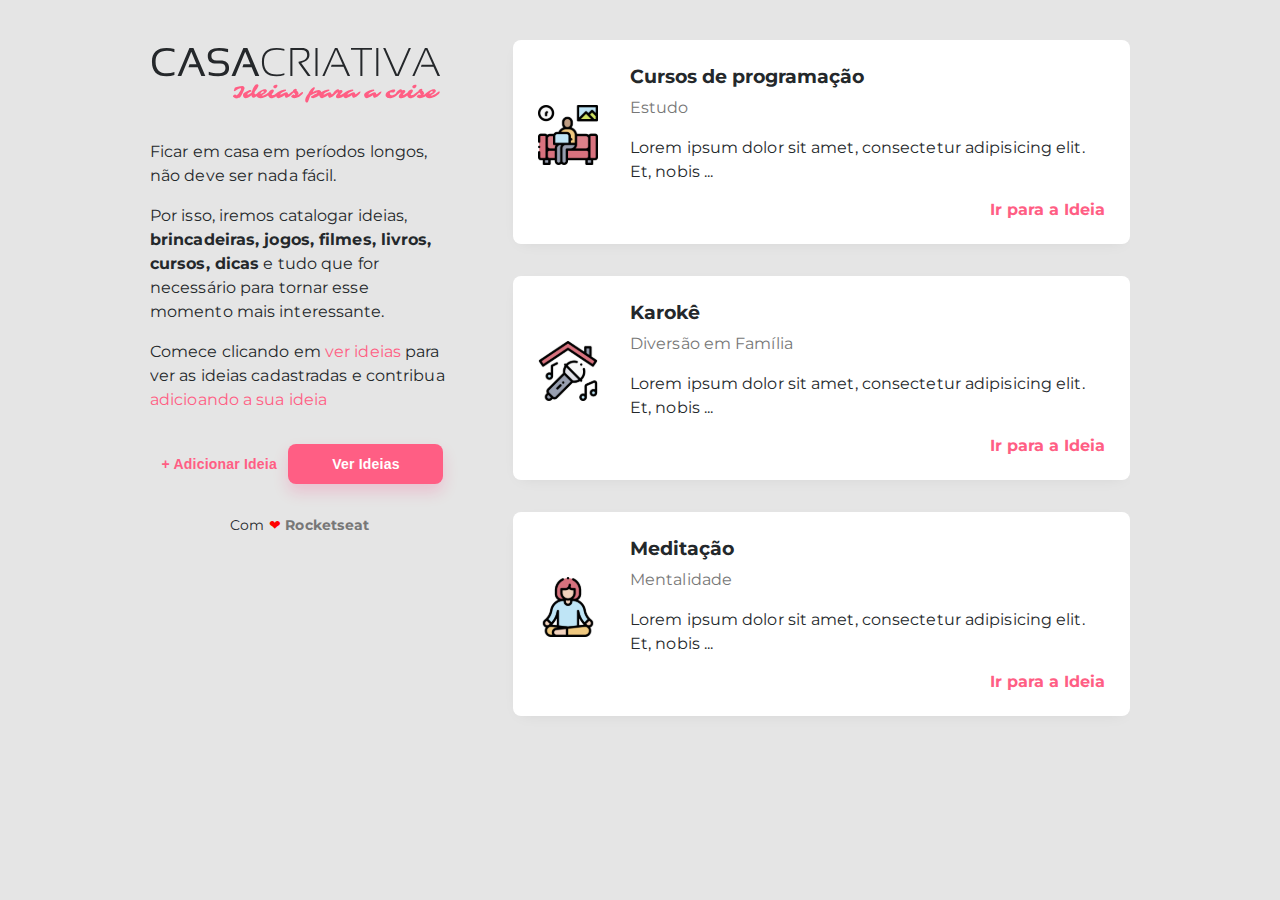
<file: index.html>
<!DOCTYPE html>
<html lang="pt-br">
    <head>
        <meta charset="UTF-8">
        <meta name="viewport" content="width=device-width, initial-scale=1.0">
        <title>Casa Criativa | Home</title>

        <link href="https://fonts.googleapis.com/css?family=Montserrat:400,500,600,700,900&display=swap" rel="stylesheet">
        <link rel="stylesheet" href="assets/css/style.css">
    </head>
    <body>
        <div id="container" class="flex">
            <section id="intro">
                <header>
                    <img src="assets/images/logo.svg" alt=" Logo[Casa Criativa]">
                </header>
                <main>
                    <p>
                        Ficar em casa em períodos longos, não deve ser nada fácil.
                    </p>
                    <p>
                        Por isso, iremos catalogar ideias, <strong>brincadeiras, jogos, filmes, 
                        livros, cursos, dicas</strong> e tudo que for necessário para tornar 
                        esse momento mais interessante. 
                    </p>
                    <p>
                        Comece clicando em <span class="text-pink">ver ideias</span> para ver as ideias 
                        cadastradas e contribua <span class="text-pink">adicioando a sua ideia</span> 
                    </p>
                </main>
                <section id="btn-group">
                    <button onclick="onOff()" class="123">+ Adicionar Ideia</button>
                    <button onclick="ref()" class="fat">Ver Ideias</button>    
                </section>
                <footer>
                    Com <span class="heart">❤</span> <a href="https://rocketseat.com.br" target="_blank">Rocketseat</a>
                </footer>               
            </section>
            <section id="last-ideas">
                <div class="idea-box">
                    <img src="assets/images/ficar-em-casa 3.svg" alt="Imagem de curso de Progrmação">
                    <div class="content">
                        <h3>Cursos de programação</h3>
                        <p>Estudo</p>
                        <div class="description">
                            Lorem ipsum dolor sit amet, consectetur adipisicing elit. Et, nobis ...
                        </div>
                        <a href="#">Ir para a Ideia</a>
                    </div>
                </div>

                <div class="idea-box">
                    <img src="assets/images/021-karaoke 1.svg" alt="Imagem de karokê">
                    <div class="content">
                        <h3>Karokê</h3>
                        <p>Diversão em Família</p>
                        <div class="description">
                            Lorem ipsum dolor sit amet, consectetur adipisicing elit. Et, nobis ...
                        </div>
                        <a href="#">Ir para a Ideia</a>
                    </div>
                </div>

                <div class="idea-box">
                    <img src="assets/images/018-meditation 1.svg" alt="Imagem de meditação">
                    <div class="content">
                        <h3>Meditação</h3>
                        <p>Mentalidade</p>
                        <div class="description">
                            Lorem ipsum dolor sit amet, consectetur adipisicing elit. Et, nobis ...
                        </div>
                        <a href="#">Ir para a Ideia</a>
                    </div>
                </div>
            </section>
        </div>

        <!-- POPUP/MODAL-->
        <div id="modal" class="hide">
            <div class="content">
                <h1>Nova Ideia</h1>
                <form action="">
                    <div class="input-wrapper">
                        <label for="title">Título da idea</label>
                        <input type="text" name="title" autocomplete="off">
                    </div>
    
                    <div class="input-wrapper">
                        <label for="category">Categoria</label>
                        <input type="text" name="category">
                    </div>

                    <div class="input-wrapper">
                        <label for="image">Link da imagem</label>
                        <input type="url" name="image">
                    </div>

                    <div class="input-wrapper">
                        <label for="description">Digite uma descrição para essa ideia</label>
                        <textarea name="description" cols="30" rows="10"></textarea>
                    </div>

                    <div class="input-wrapper">
                        <label for="link">Link da ideia</label>
                        <input type="url" name="link">
                    </div>
                    <a class="close" onclick="onOff()">Cancelar</a>
                    <button>Salvar</button>
                </form>
            </div>
        </div>
        <!-- Import JS files-->
        <script src="assets/js/script.js"></script>
    </body>
</html>
</file>
<file: assets/css/style.css>
body{
    font-family: 'Montserrat', sans-serif;
    box-sizing: border-box;
    background-color: #e5e5e5;
    color: #24282b;
    margin: 0;
}
body.hideScrool{
    overflow: hidden;
}
p span.text-pink{
    color: #ff5e84;
}
a{
    text-decoration: none;
    font-weight: bold;
    color: #ff5e84;
}
a:hover{
    font-weight: bold;
    color: #e05676;

}
p,.description{
    letter-spacing: 0.1px;
    line-height: 24px;
    font-size: 16px;

}
#container{
    overflow: hidden;
    max-width: 980px;
    margin: 40px auto;
    width: 100%;
}
#container.flex{
    display: flex;
    flex-flow: row nowrap;
}
#intro{
    width: 300px;
    margin-right: 64px;
}
main{
    margin: 32px 0;
}
#btn-group{
    margin-bottom: 32px;
    display: flex;
    align-items: center;
    justify-content: space-evenly;
}

button{
    background-color: transparent;
    letter-spacing: 0.2px;
    line-height: 18px;
    font-size: 14px;
    font-weight: bold;
    cursor: pointer;
    outline: none;
    border: none;
    color: #ff5e84;
}
button:hover{
    text-decoration: underline;
    transition: .1s ease-in-out;
    color: #e05676;
}
button.fat{
    box-shadow: 0px 8px 16px rgba(255, 0, 92, 0.16);
    background-color: #ff5e84;
    border-radius: 8px;
    width: 155px;
    height: 40px;
    color: #fff;
}
button.fat:hover{
    text-decoration: none;
    transition: background-color .3s ease-in-out;
    background-color: #e05676;
}
footer{
    letter-spacing: 0.2px;
    text-align: center;
    line-height: 18px;
    font-size: 14px;
    font-weight: 400;
}
footer a{
    color: #777;
}
.heart{
    color: red;
}
#last-ideas .idea-box{
    box-shadow: 0 4px 16px -8px rgba(1,1,1,0.1);
    background-color: #fff;
    margin-bottom: 32px;
    border-radius: 8px;
    padding: 25px;
    display: flex;
    flex-flow: row nowrap;
}
#last-ideas .idea-box img{
    margin-right: 32px;
    margin-top: 40px;
    height: 60px;
    width: 60px;
}
#last-ideas .idea-box h3{
    margin: 0;
}
#last-ideas .idea-box p{
    margin: 8px 0;
    color: #777;
}
#last-ideas .idea-box .description{
    margin: 16px 0;
}
#last-ideas .idea-box .content a{
   float: right !important;
}
/*MODAL CONFIG*/
#modal{
    background-color: #ff5e84;
    justify-content: center;
    position: absolute;
    top: 0;
    left: 0;
    bottom: 0;
    right: 0;
    display: flex;
}
#modal.hide{
    display: none;
}
#modal.addScroll{
    overflow:auto;
}
#modal .content{
    margin-top: 1%;
    color: #fff;
}
#modal .content h1{
    text-transform: uppercase;
    text-align: center;
}
#modal .content form{
    grid-template-columns: 1fr 1fr;
    padding-bottom: 100px;
    max-width: 800px;
    display: grid;
    margin: 0 auto;
    width: 80%;
    gap: 20px;
}
#modal .content form div:nth-child(3),
#modal .content form div:nth-child(4),
#modal .content form div:nth-child(5){
    grid-column: span 2;
}
#modal .content form input, #modal .content form textarea{
    border-radius: 6px;
    border: 1px solid rgba(141, 25, 52,0.5);
    box-sizing: border-box;
    font-size: 16px;
    outline: none;
    padding: 12px;
    width: 100%;
}
#modal .content form label{
    letter-spacing: 0.8px;
    line-height: 32px;
    font-weight: 600;
}
#modal .content form a.close{
    background-color: #ffffff22;
    justify-content: center;
    justify-self: start;
    align-items: center;
    border-radius: 8px;
    margin-top: 32px;
    font-size: 14px;
    cursor: pointer;
    grid-column: 1;
    display: flex;
    color: #fff;
    height: 40px;
    width: 150px;
}
#modal .content form a.close:hover{
    background-color: #fff;
    transition: 300ms;
    color: #ff5e84;
}
#modal .content form button{
    background-color: #fff;
    border-radius: 8px;
    justify-self: end;
    grid-column: 2;
    margin-top: 32px;
    cursor: pointer;
    width: 150px;
    height: 40px;
}
#modal .content form button:hover{
    background-color: #0984e3;
    text-decoration: none;
    transition: 300ms;
    color: #fff;
}
@media screen and (max-width:768px){
    #container.flex{
        flex-flow: row wrap;
        justify-content: center;

    }
}

/*CONFIGURAÇÃO DA PÁGINA VER IDEIAS*/
#page-ideas header{
    justify-content: space-between;
    display: flex;
}
#page-ideas #container{
    display: block;
}
#page-ideas ul{
    display: flex;
    align-items: center;
}
#page-ideas ul li{
    margin-right: 16px;
    list-style: none;
}
#page-ideas ul li a{
    color: #25282b;
}
#page-ideas ul li a:hover{
    color: #e05676;
}
#page-ideas ul li:last-child{
    background-color: #ff5e84;
    justify-content: center;
    align-items: center;
    border-radius: 8px;
    cursor: pointer;
    display: flex;
    height: 40px;
    width: 150px;
    margin: 0;
}
#page-ideas ul li:last-child:hover{
    background-color: #e05676;
    transition: 300ms;
}
#page-ideas ul li:last-child a{
    font-weight: bold;
    font-size: 14px;
    color: #fff;
}
#page-ideas section#title{
    text-align: center;
}
#page-ideas section#title p{
    opacity: 0.7;
    margin: 0;
}
#page-ideas section#title h1{
    font-size: 28px;
    margin: 0;
}
#page-ideas section#last-ideas{
    grid-template-columns: 1fr 1fr;
    display: grid;
    gap: 20px;
}
#page-ideas section#last-ideas .idea-box{
    margin: 0;
}
#page-ideas footer{
    padding: 15px;
}
#page-ideas section#title,
#page-ideas section#last-ideas,
#page-ideas footer{
    margin-top: 64px;
}
</file>
